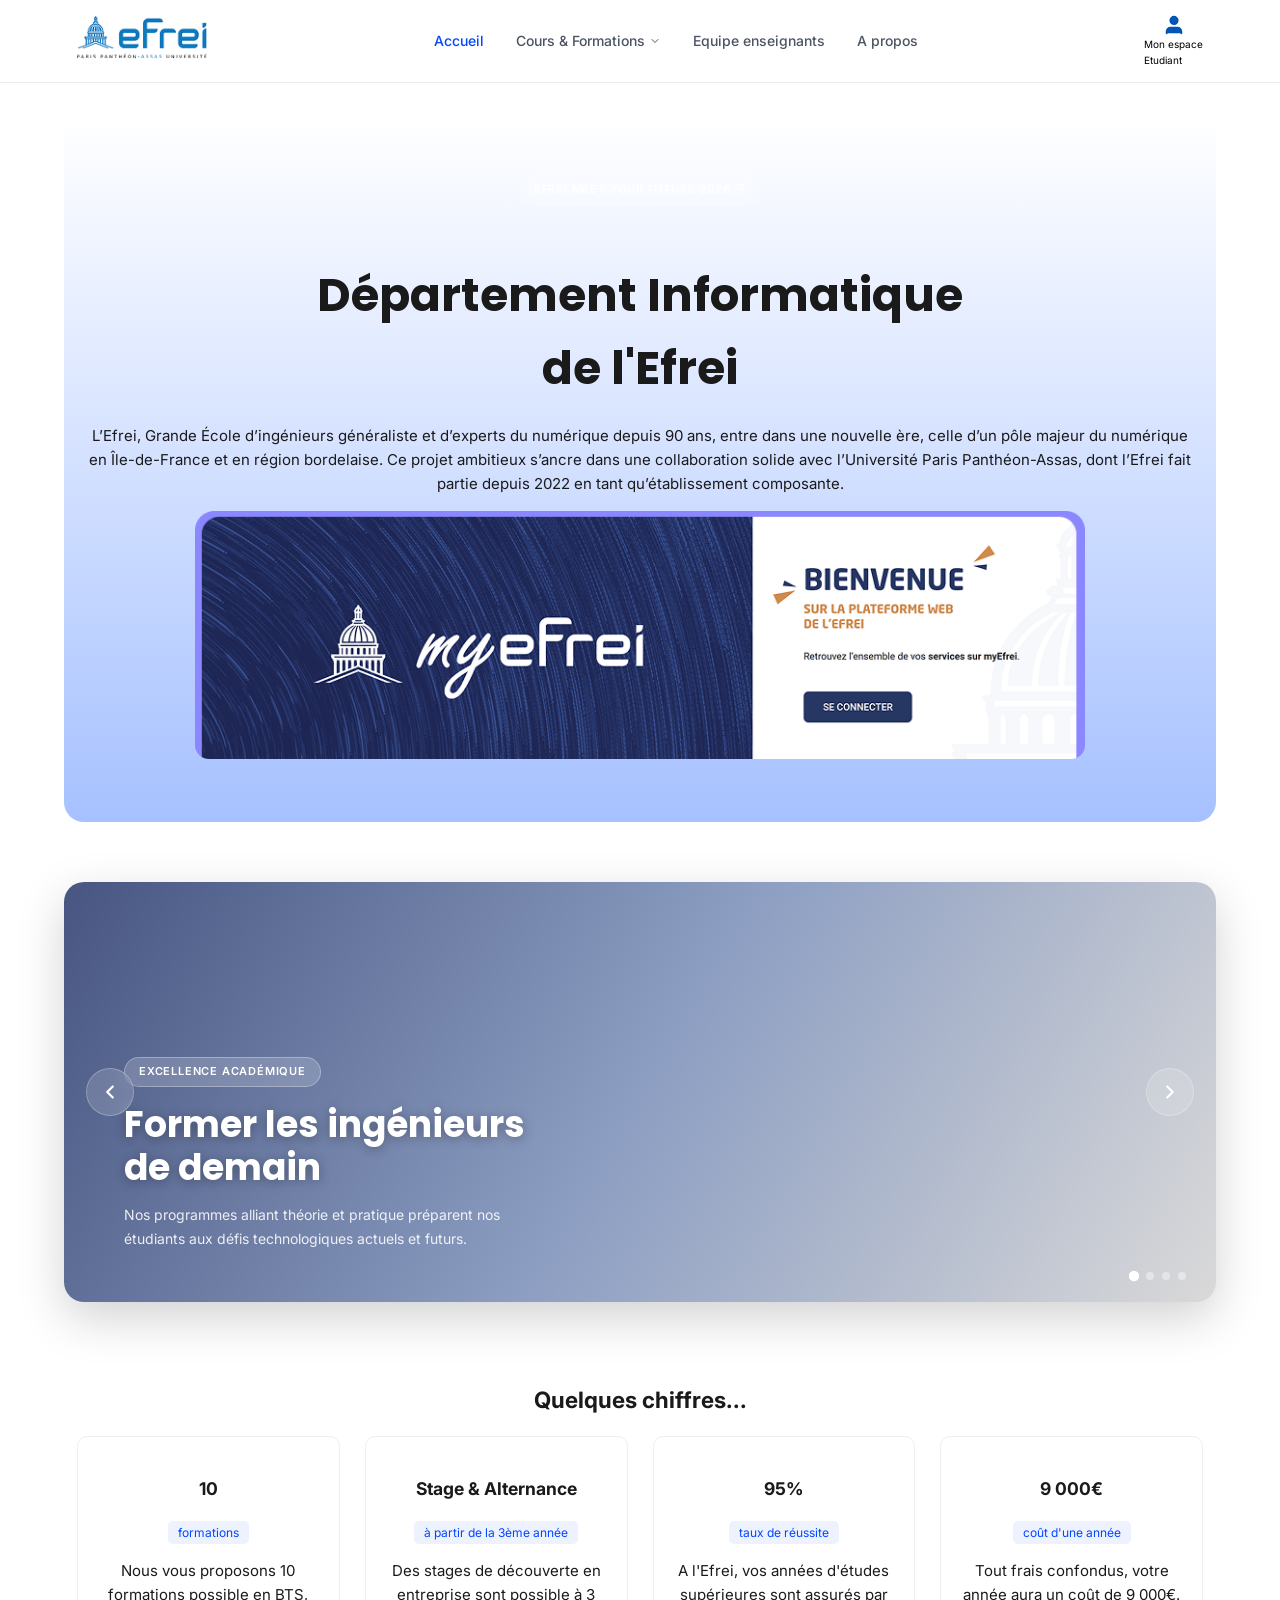
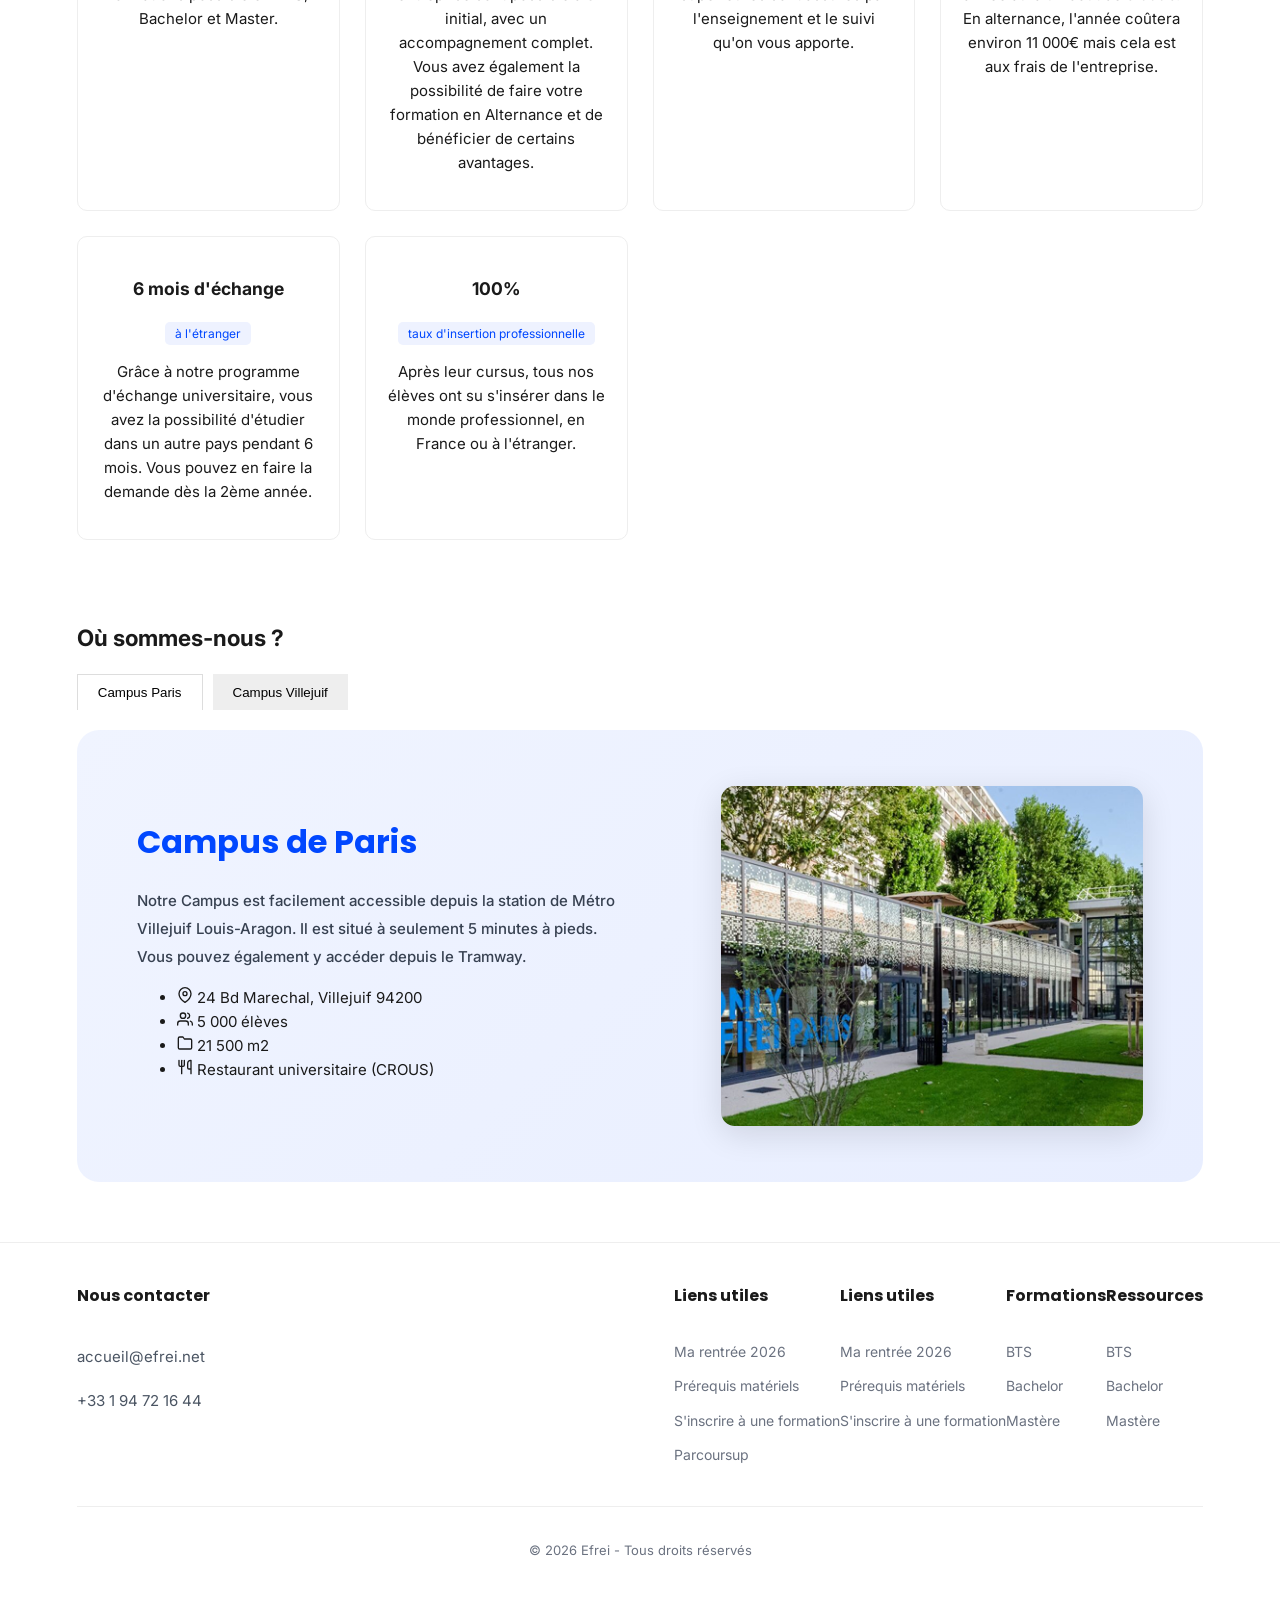
<file: index.html>
<!DOCTYPE html>
<html lang="en">

<head>
    <meta charset="UTF-8">
    <meta name="viewport" content="width=device-width, initial-scale=1.0">
    <title>Efrei | Département Informatique</title>
    <link rel="stylesheet" href="./css/styles.css">
    <link rel="stylesheet" href="./css/carousel.css">
    <link rel="stylesheet" href="./css/about.css">
    <link rel="preconnect" href="https://fonts.googleapis.com">
    <link rel="preconnect" href="https://fonts.gstatic.com" crossorigin>
    <link
        href="https://fonts.googleapis.com/css2?family=Inter:wght@400;500;600;700;800&family=Poppins:wght@400;500;600;700;800&display=swap"
        rel="stylesheet">
</head>

<body>
    <nav>
        <a href="./index.html" class="logo"><img src="./img/logo.png" alt="Logo Efrei"></a>
        <div class="nav-links">
            <a href="./index.html" class="active">Accueil</a>
            <a href="./pages/cours.html" class="flex-link">Cours & Formations <svg width="12" height="12"
                    viewBox="0 0 24 24" fill="none" stroke="currentColor" stroke-width="2" stroke-linecap="round"
                    stroke-linejoin="round">
                    <polyline points="6 9 12 15 18 9"></polyline>
                </svg></a>
            <a href="./pages/team.html">Equipe enseignants</a>
            <a href="./pages/about.html">A propos</a>
        </div>
        <a href="#" class="student-space">
            <svg width="22" height="22" viewBox="0 0 24 24" fill="none" stroke="#0056b3" stroke-width="2"
                stroke-linecap="round" stroke-linejoin="round" style="fill: #0056b3;">
                <path d="M20 21v-2a4 4 0 0 0-4-4H8a4 4 0 0 0-4 4v2"></path>
                <circle cx="12" cy="7" r="4"></circle>
            </svg>
            <span>Mon espace<br>Etudiant</span>
        </a>
        <button class="nav-hamburger" aria-label="Menu" aria-expanded="false">
            <span></span><span></span><span></span>
        </button>
    </nav>

    <section class="hero">
        <div class="hero-content">
            <div class="hero-tag slide-tag">
                EFREI MEET YOUR FUTURE 2026
                <svg width="12" height="12" viewBox="0 0 24 24" fill="none" stroke="currentColor" stroke-width="2"
                    stroke-linecap="round" stroke-linejoin="round">
                    <line x1="7" y1="17" x2="17" y2="7"></line>
                    <polyline points="7 7 17 7 17 17"></polyline>
                </svg>
            </div>
            <h1>Département Informatique<br>de l'Efrei</h1>
            <p>L’Efrei, Grande École d’ingénieurs généraliste et d’experts du numérique depuis 90 ans, entre dans une
                nouvelle ère, celle d’un pôle majeur du numérique en Île-de-France et en région bordelaise. Ce projet
                ambitieux s’ancre dans une collaboration solide avec l’Université Paris Panthéon-Assas, dont l’Efrei
                fait partie depuis 2022 en tant qu’établissement composante.</p>
        </div>
        <img src="./img/main.png" alt="Main illustration" class="hero-image">
    </section>

    <section class="carousel-section">
        <div class="carousel" id="mainCarousel" role="region" aria-label="Carrousel EFREI">
            <div class="carousel-track-wrapper">
                <div class="carousel-track" id="carouselTrack">

                    <div class="carousel-slide active">
                        <div class="slide-bg"
                            style="background-image:url('https://images.unsplash.com/photo-1562774053-701939374585?w=1400&q=80&auto=format&fit=crop')">
                        </div>
                        <div class="slide-overlay"></div>
                        <div class="slide-content">
                            <span class="slide-tag">Excellence académique</span>
                            <h2>Former les ingénieurs<br>de demain</h2>
                            <p>Nos programmes alliant théorie et pratique préparent nos étudiants aux défis
                                technologiques actuels et futurs.</p>
                        </div>
                    </div>

                    <div class="carousel-slide">
                        <div class="slide-bg"
                            style="background-image:url('https://images.unsplash.com/photo-1523240795612-9a054b0db644?w=1400&q=80&auto=format&fit=crop')">
                        </div>
                        <div class="slide-overlay"></div>
                        <div class="slide-content">
                            <span class="slide-tag">Vie étudiante</span>
                            <h2>Un campus vivant<br>et connecté</h2>
                            <p>Clubs, hackathons, associations — la vie à l'EFREI va bien au-delà des salles de cours.
                            </p>
                        </div>
                    </div>

                    <div class="carousel-slide">
                        <div class="slide-bg"
                            style="background-image:url('https://images.unsplash.com/photo-1531482615713-2afd69097998?w=1400&q=80&auto=format&fit=crop')">
                        </div>
                        <div class="slide-overlay"></div>
                        <div class="slide-content">
                            <span class="slide-tag">International</span>
                            <h2>Ouverts sur<br>le monde</h2>
                            <p>Plus de 200 universités partenaires à travers le monde pour des échanges enrichissants
                                dès la 2e année.</p>
                        </div>
                    </div>

                    <div class="carousel-slide">
                        <div class="slide-bg"
                            style="background-image:url('https://images.unsplash.com/photo-1498243691581-b145c3f54a5a?w=1400&q=80&auto=format&fit=crop')">
                        </div>
                        <div class="slide-overlay"></div>
                        <div class="slide-content">
                            <span class="slide-tag">Innovation</span>
                            <h2>Recherche &amp; Innovation<br>au cœur de l'EFREI</h2>
                            <p>Laboratoires de pointe, projets industriels et partenariats avec les plus grandes
                                entreprises françaises.</p>
                        </div>
                    </div>

                </div>
            </div>

            <button class="carousel-btn carousel-prev" id="carouselPrev" aria-label="Slide précédente">
                <svg width="22" height="22" viewBox="0 0 24 24" fill="none" stroke="currentColor" stroke-width="2.5"
                    stroke-linecap="round" stroke-linejoin="round">
                    <polyline points="15 18 9 12 15 6"></polyline>
                </svg>
            </button>
            <button class="carousel-btn carousel-next" id="carouselNext" aria-label="Slide suivante">
                <svg width="22" height="22" viewBox="0 0 24 24" fill="none" stroke="currentColor" stroke-width="2.5"
                    stroke-linecap="round" stroke-linejoin="round">
                    <polyline points="9 18 15 12 9 6"></polyline>
                </svg>
            </button>

            <div class="carousel-dots" id="carouselDots">
                <button class="carousel-dot active" aria-label="Slide 1"></button>
                <button class="carousel-dot" aria-label="Slide 2"></button>
                <button class="carousel-dot" aria-label="Slide 3"></button>
                <button class="carousel-dot" aria-label="Slide 4"></button>
            </div>
        </div>
    </section>

    <section class="info-section">
        <div class="info-content">
            <h2>Quelques chiffres...</h2>
        </div>
        <div class="features-grid">
            <div class="feature-card">
                <div class="stat-header">
                    <h3>10</h3>
                    <span class="card-badge">formations</span>
                </div>
                <p>Nous vous proposons 10 formations possible en BTS,<br> Bachelor et Master.</p>
            </div>
            <div class="feature-card">
                <div class="stat-header">
                    <h3>Stage & Alternance</h3>
                    <span class="card-badge">à partir de la 3ème année</span>
                </div>
                <p>Des stages de découverte en entreprise sont possible à 3 initial, avec un accompagnement complet.
                    Vous avez également la possibilité de faire votre formation en Alternance et de bénéficier de
                    certains avantages.</p>
            </div>
            <div class="feature-card">
                <div class="stat-header">
                    <h3>95%</h3>
                    <span class="card-badge">taux de réussite</span>
                </div>
                <p>A l'Efrei, vos années d'études supérieures sont assurés par l'enseignement et le suivi qu'on vous
                    apporte.</p>
            </div>
            <div class="feature-card">
                <div class="stat-header">
                    <h3>9 000€</h3>
                    <span class="card-badge">coût d'une année</span>
                </div>
                <p>Tout frais confondus, votre année aura un coût de 9 000€.<br>En alternance, l'année coûtera environ
                    11 000€ mais cela est aux frais de l'entreprise.</p>
            </div>
            <div class="feature-card">
                <div class="stat-header">
                    <h3>6 mois d'échange</h3>
                    <span class="card-badge">à l'étranger</span>
                </div>
                <p>Grâce à notre programme d'échange universitaire, vous avez la possibilité d'étudier dans un autre
                    pays pendant 6 mois. Vous pouvez en faire la demande dès la 2ème année.</p>
            </div>
            <div class="feature-card">
                <div class="stat-header">
                    <h3>100%</h3>
                    <span class="card-badge">taux d'insertion professionnelle</span>
                </div>
                <p>Après leur cursus, tous nos élèves ont su s'insérer dans le monde professionnel, en France ou à
                    l'étranger.</p>
            </div>
        </div>
    </section>

    <section class="location-section">
        <h2>Où sommes-nous ?</h2>
        <div class="tabs">
            <button class="tab active" id="tabParis">Campus Paris</button>
            <button class="tab" id="tabVillejuif">Campus Villejuif</button>
        </div>
        <div id="contentParis" class="history-inner" style="margin-top: 20px;">
            <div class="history-content">
                <h2>Campus de Paris</h2>
                <p>Notre Campus est facilement accessible depuis la station de Métro Villejuif Louis-Aragon. Il est
                    situé à seulement 5 minutes à pieds.<br>Vous pouvez également y accéder depuis le Tramway.</p>
                <ul class="features">
                    <li><svg width="16" height="16" viewBox="0 0 24 24" fill="none" stroke="currentColor"
                            stroke-width="2" stroke-linecap="round" stroke-linejoin="round">
                            <path d="M21 10c0 7-9 13-9 13s-9-6-9-13a9 9 0 0 1 18 0z"></path>
                            <circle cx="12" cy="10" r="3"></circle>
                        </svg> 24 Bd Marechal, Villejuif 94200</li>
                    <li><svg width="16" height="16" viewBox="0 0 24 24" fill="none" stroke="currentColor"
                            stroke-width="2" stroke-linecap="round" stroke-linejoin="round">
                            <path d="M17 21v-2a4 4 0 0 0-4-4H5a4 4 0 0 0-4 4v2"></path>
                            <circle cx="9" cy="7" r="4"></circle>
                            <path d="M23 21v-2a4 4 0 0 0-3-3.87"></path>
                            <path d="M16 3.13a4 4 0 0 1 0 7.75"></path>
                        </svg> 5 000 élèves</li>
                    <li><svg width="16" height="16" viewBox="0 0 24 24" fill="none" stroke="currentColor"
                            stroke-width="2" stroke-linecap="round" stroke-linejoin="round">
                            <path d="M22 19a2 2 0 0 1-2 2H4a2 2 0 0 1-2-2V5a2 2 0 0 1 2-2h5l2 3h9a2 2 0 0 1 2 2z">
                            </path>
                        </svg> 21 500 m2</li>
                    <li><svg width="16" height="16" viewBox="0 0 24 24" fill="none" stroke="currentColor"
                            stroke-width="2" stroke-linecap="round" stroke-linejoin="round">
                            <path d="M3 2v7c0 1.1.9 2 2 2h4a2 2 0 0 0 2-2V2"></path>
                            <path d="M7 2v20"></path>
                            <path d="M21 15V2v0a5 5 0 0 0-5 5v6c0 1.1.9 2 2 2h3Zm0 0v7"></path>
                        </svg> Restaurant universitaire (CROUS)</li>
                </ul>
            </div>
            <div class="history-image-wrapper">
                <img src="./img/image3.png" alt="Campus Paris Efrei" class="history-img" style="height: 340px;">
            </div>
        </div>

        <div id="contentVillejuif" class="history-inner" style="margin-top: 20px; display: none;">
            <div class="history-content">
                <h2>Campus de Villejuif</h2>
                <p>Notre deuxième pôle d'enseignement situé au cœur de la ville, offrant des infrastructures modernes.
                    Situé à proximité immédiate des transports en commun.</p>
                <ul class="features">
                    <li>
                        <svg width="18" height="18" viewBox="0 0 24 24" fill="none" stroke="currentColor"
                            stroke-width="2" stroke-linecap="round" stroke-linejoin="round">
                            <path d="M22 11.08V12a10 10 0 1 1-5.93-9.14"></path>
                            <polyline points="22 4 12 14.01 9 11.01"></polyline>
                        </svg> Espace de recherche
                    </li>
                    <li>
                        <svg width="18" height="18" viewBox="0 0 24 24" fill="none" stroke="currentColor"
                            stroke-width="2" stroke-linecap="round" stroke-linejoin="round">
                            <path d="M22 11.08V12a10 10 0 1 1-5.93-9.14"></path>
                            <polyline points="22 4 12 14.01 9 11.01"></polyline>
                        </svg> Laboratoires de pointe
                    </li>
                </ul>
            </div>
            <div class="history-image-wrapper">
                <img src="./img/image3.png" alt="Campus Villejuif Efrei" class="history-img" style="height: 340px;">
            </div>
        </div>
    </section>

    <footer>
        <div class="footer-bg"></div>
        <div class="footer-content">
            <div class="footer-col" style="flex: 1.5; padding-right: 40px;">
                <h4>Nous contacter</h4>
                <p>accueil@efrei.net</p>
                <p>+33 1 94 72 16 44</p>
            </div>
            <div class="footer-col">
                <h4>Liens utiles</h4>
                <a href="#">Ma rentrée 2026</a>
                <a href="#">Prérequis matériels</a>
                <a href="#">S'inscrire à une formation</a>
                <a href="#">Parcoursup</a>
            </div>
            <div class="footer-col">
                <h4>Liens utiles</h4>
                <a href="#">Ma rentrée 2026</a>
                <a href="#">Prérequis matériels</a>
                <a href="#">S'inscrire à une formation</a>
            </div>
            <div class="footer-col">
                <h4>Formations</h4>
                <a href="#">BTS</a>
                <a href="#">Bachelor</a>
                <a href="#">Mastère</a>
            </div>
            <div class="footer-col">
                <h4>Ressources</h4>
                <a href="#">BTS</a>
                <a href="#">Bachelor</a>
                <a href="#">Mastère</a>
            </div>
        </div>
        <div class="footer-bottom">
            <p>© 2026 Efrei - Tous droits réservés</p>
        </div>
    </footer>
    <script src="./js/carousel.js"></script>
    <script src="./js/nav.js"></script>
</body>

</html>
</file>
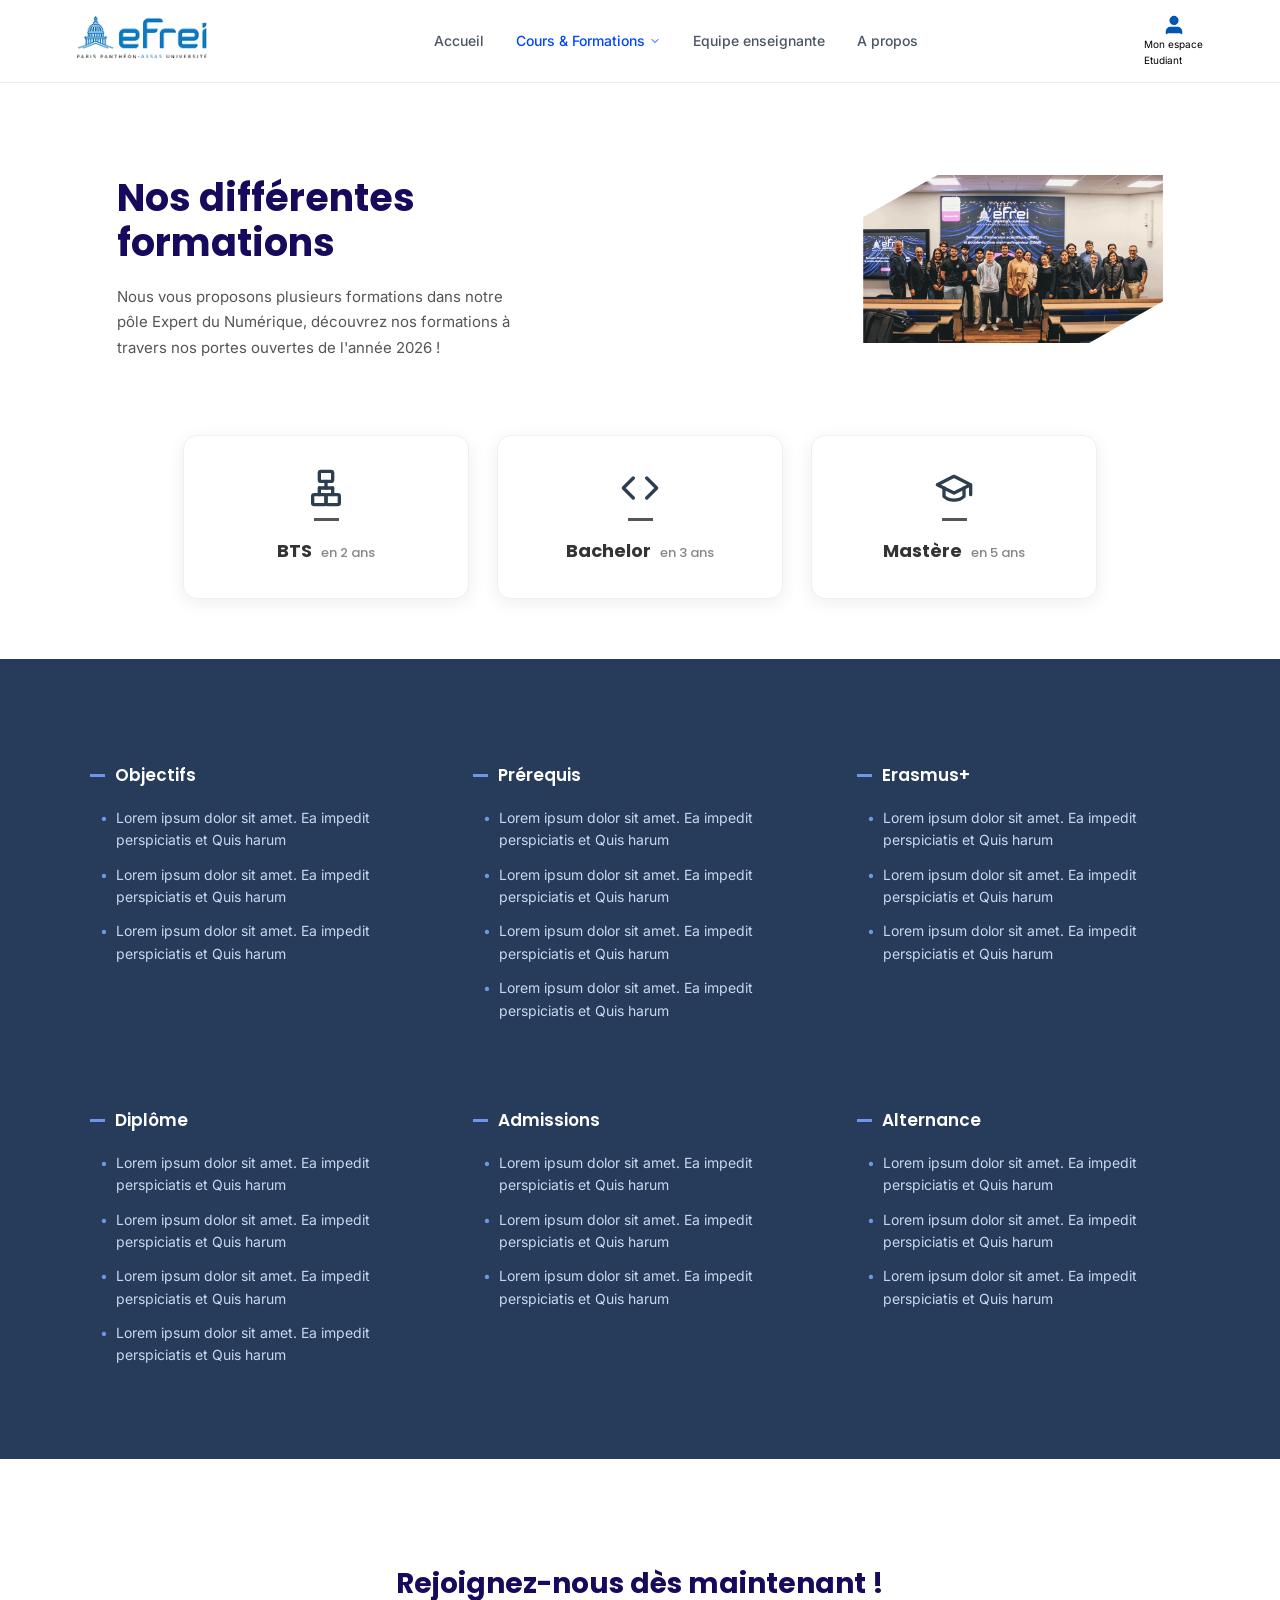
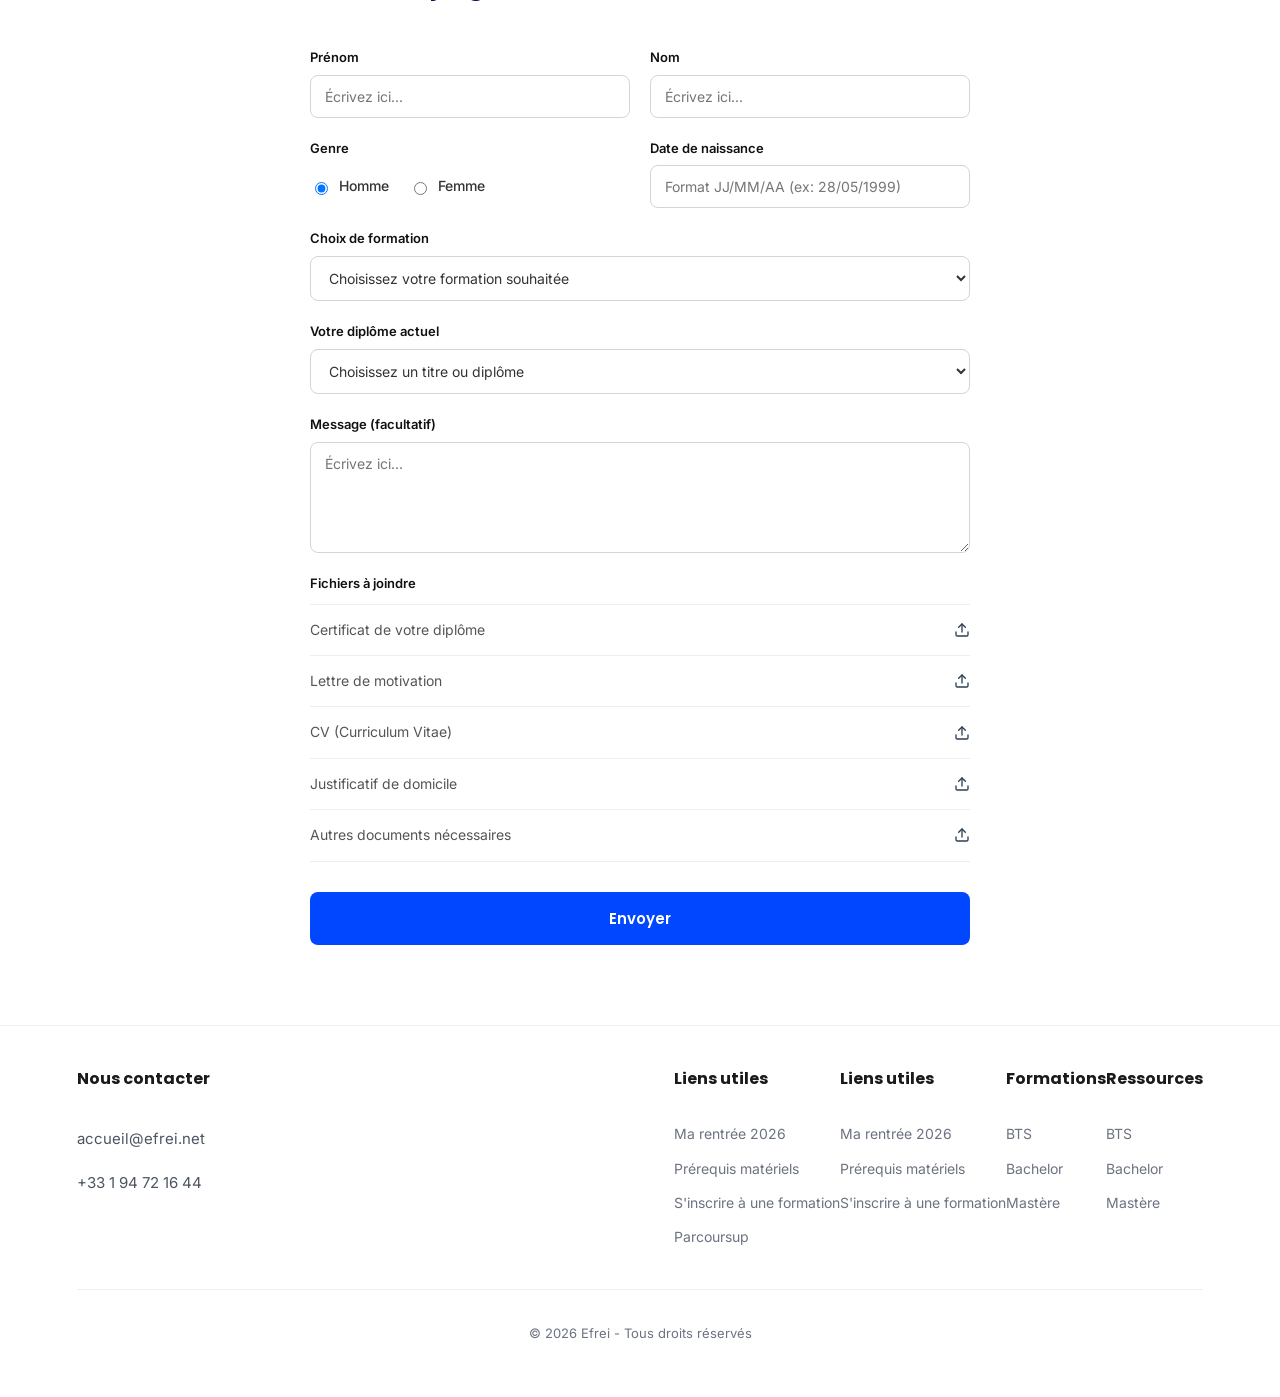
<file: pages/cours.html>
<!DOCTYPE html>
<html lang="fr">

<head>
    <meta charset="UTF-8">
    <meta name="viewport" content="width=device-width, initial-scale=1.0">
    <title>Efrei | Cours & Formations</title>
    <link rel="stylesheet" href="../css/styles.css">
    <link rel="stylesheet" href="../css/cours.css">
    <link rel="preconnect" href="https://fonts.googleapis.com">
    <link rel="preconnect" href="https://fonts.gstatic.com" crossorigin>
    <link
        href="https://fonts.googleapis.com/css2?family=Inter:wght@400;500;600;700;800&family=Poppins:wght@400;500;600;700;800&display=swap"
        rel="stylesheet">
</head>

<body>
    <nav>
        <a href="../index.html" class="logo"><img src="../img/logo.png" alt="Logo Efrei"></a>
        <div class="nav-links">
            <a href="../index.html">Accueil</a>
            <a href="./cours.html" class="flex-link active">Cours & Formations <svg width="12" height="12"
                    viewBox="0 0 24 24" fill="none" stroke="currentColor" stroke-width="2" stroke-linecap="round"
                    stroke-linejoin="round">
                    <polyline points="6 9 12 15 18 9"></polyline>
                </svg></a>
            <a href="./team.html">Equipe enseignante</a>
            <a href="./about.html">A propos</a>
        </div>
        <a href="#" class="student-space">
            <svg width="22" height="22" viewBox="0 0 24 24" fill="none" stroke="#0056b3" stroke-width="2"
                stroke-linecap="round" stroke-linejoin="round" style="fill: #0056b3;">
                <path d="M20 21v-2a4 4 0 0 0-4-4H8a4 4 0 0 0-4 4v2"></path>
                <circle cx="12" cy="7" r="4"></circle>
            </svg>
            <span>Mon espace<br>Etudiant</span>
        </a>
        <button class="nav-hamburger" aria-label="Menu" aria-expanded="false">
            <span></span><span></span><span></span>
        </button>
    </nav>

    <section class="formations-hero">
        <div class="formations-text">
            <h1>Nos différentes<br>formations</h1>
            <p>Nous vous proposons plusieurs formations dans notre pôle Expert du Numérique, découvrez nos formations à
                travers nos portes ouvertes de l'année 2026 !</p>
        </div>
        <div class="formations-image">
            <img src="../img/bg-1.png" alt="Étudiants diplômés">
        </div>
    </section>

    <section class="cards-section">
        <div class="formation-card">
            <div class="card-icon">
                <svg width="40" height="40" viewBox="0 0 24 24" fill="none" stroke="#2c3e50" stroke-width="2"
                    stroke-linecap="round" stroke-linejoin="round">
                    <rect x="8" y="2" width="8" height="6" rx="1" ry="1"></rect>
                    <path d="M12 8v4"></path>
                    <path d="M8 12H16"></path>
                    <path d="M8 12v4"></path>
                    <path d="M16 12v4"></path>
                    <rect x="4" y="16" width="8" height="6" rx="1" ry="1"></rect>
                    <rect x="12" y="16" width="8" height="6" rx="1" ry="1"></rect>
                </svg>
            </div>
            <hr class="card-line">
            <h3>BTS <span>en 2 ans</span></h3>
        </div>
        <div class="formation-card">
            <div class="card-icon">
                <svg width="40" height="40" viewBox="0 0 24 24" fill="none" stroke="#2c3e50" stroke-width="2"
                    stroke-linecap="round" stroke-linejoin="round">
                    <polyline points="16 18 22 12 16 6"></polyline>
                    <polyline points="8 6 2 12 8 18"></polyline>
                </svg>
            </div>
            <hr class="card-line">
            <h3>Bachelor <span>en 3 ans</span></h3>
        </div>
        <div class="formation-card">
            <div class="card-icon">
                <svg width="40" height="40" viewBox="0 0 24 24" fill="none" stroke="#2c3e50" stroke-width="2"
                    stroke-linecap="round" stroke-linejoin="round">
                    <path d="M22 10v6M2 10l10-5 10 5-10 5z"></path>
                    <path d="M6 12v5c3 3 9 3 12 0v-5"></path>
                </svg>
            </div>
            <hr class="card-line">
            <h3>Mastère <span>en 5 ans</span></h3>
        </div>
    </section>

    <section class="info-details-dark">
        <div class="details-grid">
            <div class="detail-item">
                <h4><span class="blue-dash"></span>Objectifs</h4>
                <ul>
                    <li>Lorem ipsum dolor sit amet. Ea impedit perspiciatis et Quis harum</li>
                    <li>Lorem ipsum dolor sit amet. Ea impedit perspiciatis et Quis harum</li>
                    <li>Lorem ipsum dolor sit amet. Ea impedit perspiciatis et Quis harum</li>
                </ul>
            </div>
            <div class="detail-item">
                <h4><span class="blue-dash"></span>Prérequis</h4>
                <ul>
                    <li>Lorem ipsum dolor sit amet. Ea impedit perspiciatis et Quis harum</li>
                    <li>Lorem ipsum dolor sit amet. Ea impedit perspiciatis et Quis harum</li>
                    <li>Lorem ipsum dolor sit amet. Ea impedit perspiciatis et Quis harum</li>
                    <li>Lorem ipsum dolor sit amet. Ea impedit perspiciatis et Quis harum</li>
                </ul>
            </div>
            <div class="detail-item">
                <h4><span class="blue-dash"></span>Erasmus+</h4>
                <ul>
                    <li>Lorem ipsum dolor sit amet. Ea impedit perspiciatis et Quis harum</li>
                    <li>Lorem ipsum dolor sit amet. Ea impedit perspiciatis et Quis harum</li>
                    <li>Lorem ipsum dolor sit amet. Ea impedit perspiciatis et Quis harum</li>
                </ul>
            </div>
            <div class="detail-item">
                <h4><span class="blue-dash"></span>Diplôme</h4>
                <ul>
                    <li>Lorem ipsum dolor sit amet. Ea impedit perspiciatis et Quis harum</li>
                    <li>Lorem ipsum dolor sit amet. Ea impedit perspiciatis et Quis harum</li>
                    <li>Lorem ipsum dolor sit amet. Ea impedit perspiciatis et Quis harum</li>
                    <li>Lorem ipsum dolor sit amet. Ea impedit perspiciatis et Quis harum</li>
                </ul>
            </div>
            <div class="detail-item">
                <h4><span class="blue-dash"></span>Admissions</h4>
                <ul>
                    <li>Lorem ipsum dolor sit amet. Ea impedit perspiciatis et Quis harum</li>
                    <li>Lorem ipsum dolor sit amet. Ea impedit perspiciatis et Quis harum</li>
                    <li>Lorem ipsum dolor sit amet. Ea impedit perspiciatis et Quis harum</li>
                </ul>
            </div>
            <div class="detail-item">
                <h4><span class="blue-dash"></span>Alternance</h4>
                <ul>
                    <li>Lorem ipsum dolor sit amet. Ea impedit perspiciatis et Quis harum</li>
                    <li>Lorem ipsum dolor sit amet. Ea impedit perspiciatis et Quis harum</li>
                    <li>Lorem ipsum dolor sit amet. Ea impedit perspiciatis et Quis harum</li>
                </ul>
            </div>
        </div>
    </section>

    <section class="join-form-section">
        <h2>Rejoignez-nous dès maintenant !</h2>
        <form class="student-form">
            <div class="form-row">
                <div class="input-group">
                    <label>Prénom</label>
                    <input type="text" placeholder="Écrivez ici...">
                </div>
                <div class="input-group">
                    <label>Nom</label>
                    <input type="text" placeholder="Écrivez ici...">
                </div>
            </div>
            <div class="form-row">
                <div class="input-group">
                    <label>Genre</label>
                    <div class="radio-group">
                        <div class="radio-item">
                            <input type="radio" id="homme" name="genre" checked>
                            <label for="homme">Homme</label>
                        </div>
                        <div class="radio-item">
                            <input type="radio" id="femme" name="genre">
                            <label for="femme">Femme</label>
                        </div>
                    </div>
                </div>
                <div class="input-group">
                    <label>Date de naissance</label>
                    <input type="text" placeholder="Format JJ/MM/AA (ex: 28/05/1999)">
                </div>
            </div>
            <div class="input-group full-width">
                <label>Choix de formation</label>
                <select>
                    <option value="" disabled selected>Choisissez votre formation souhaitée</option>
                    <option value="bts">BTS</option>
                    <option value="bachelor">Bachelor</option>
                    <option value="master">Mastère</option>
                </select>
            </div>
            <div class="input-group full-width">
                <label>Votre diplôme actuel</label>
                <select>
                    <option value="" disabled selected>Choisissez un titre ou diplôme</option>
                    <option value="bac">Baccalauréat</option>
                    <option value="bac2">Bac +2</option>
                    <option value="bac3">Bac +3</option>
                </select>
            </div>
            <div class="input-group full-width">
                <label>Message (facultatif)</label>
                <textarea placeholder="Écrivez ici..." rows="5"></textarea>
            </div>
            <div class="upload-section">
                <label class="upload-title">Fichiers à joindre</label>
                <div class="upload-item">
                    <span>Certificat de votre diplôme</span>
                    <svg width="16" height="16" viewBox="0 0 24 24" fill="none" stroke="#2c3e50" stroke-width="2"
                        stroke-linecap="round" stroke-linejoin="round">
                        <path d="M21 15v4a2 2 0 0 1-2 2H5a2 2 0 0 1-2-2v-4"></path>
                        <polyline points="17 8 12 3 7 8"></polyline>
                        <line x1="12" y1="3" x2="12" y2="15"></line>
                    </svg>
                </div>
                <div class="upload-item">
                    <span>Lettre de motivation</span>
                    <svg width="16" height="16" viewBox="0 0 24 24" fill="none" stroke="#2c3e50" stroke-width="2"
                        stroke-linecap="round" stroke-linejoin="round">
                        <path d="M21 15v4a2 2 0 0 1-2 2H5a2 2 0 0 1-2-2v-4"></path>
                        <polyline points="17 8 12 3 7 8"></polyline>
                        <line x1="12" y1="3" x2="12" y2="15"></line>
                    </svg>
                </div>
                <div class="upload-item">
                    <span>CV (Curriculum Vitae)</span>
                    <svg width="16" height="16" viewBox="0 0 24 24" fill="none" stroke="#2c3e50" stroke-width="2"
                        stroke-linecap="round" stroke-linejoin="round">
                        <path d="M21 15v4a2 2 0 0 1-2 2H5a2 2 0 0 1-2-2v-4"></path>
                        <polyline points="17 8 12 3 7 8"></polyline>
                        <line x1="12" y1="3" x2="12" y2="15"></line>
                    </svg>
                </div>
                <div class="upload-item">
                    <span>Justificatif de domicile</span>
                    <svg width="16" height="16" viewBox="0 0 24 24" fill="none" stroke="#2c3e50" stroke-width="2"
                        stroke-linecap="round" stroke-linejoin="round">
                        <path d="M21 15v4a2 2 0 0 1-2 2H5a2 2 0 0 1-2-2v-4"></path>
                        <polyline points="17 8 12 3 7 8"></polyline>
                        <line x1="12" y1="3" x2="12" y2="15"></line>
                    </svg>
                </div>
                <div class="upload-item">
                    <span>Autres documents nécessaires</span>
                    <svg width="16" height="16" viewBox="0 0 24 24" fill="none" stroke="#2c3e50" stroke-width="2"
                        stroke-linecap="round" stroke-linejoin="round">
                        <path d="M21 15v4a2 2 0 0 1-2 2H5a2 2 0 0 1-2-2v-4"></path>
                        <polyline points="17 8 12 3 7 8"></polyline>
                        <line x1="12" y1="3" x2="12" y2="15"></line>
                    </svg>
                </div>
            </div>
            <button type="button" class="submit-btn" onclick="return false;">Envoyer</button>
        </form>
    </section>

    <footer>
        <div class="footer-bg"></div>
        <div class="footer-content">
            <div class="footer-col" style="flex: 1.5; padding-right: 40px;">
                <h4>Nous contacter</h4>
                <p>accueil@efrei.net</p>
                <p>+33 1 94 72 16 44</p>
            </div>
            <div class="footer-col">
                <h4>Liens utiles</h4>
                <a href="#">Ma rentrée 2026</a>
                <a href="#">Prérequis matériels</a>
                <a href="#">S'inscrire à une formation</a>
                <a href="#">Parcoursup</a>
            </div>
            <div class="footer-col">
                <h4>Liens utiles</h4>
                <a href="#">Ma rentrée 2026</a>
                <a href="#">Prérequis matériels</a>
                <a href="#">S'inscrire à une formation</a>
            </div>
            <div class="footer-col">
                <h4>Formations</h4>
                <a href="#">BTS</a>
                <a href="#">Bachelor</a>
                <a href="#">Mastère</a>
            </div>
            <div class="footer-col">
                <h4>Ressources</h4>
                <a href="#">BTS</a>
                <a href="#">Bachelor</a>
                <a href="#">Mastère</a>
            </div>
        </div>
        <div class="footer-bottom">
            <p>© 2026 Efrei - Tous droits réservés</p>
        </div>
    </footer>
    <script src="../js/nav.js"></script>
</body>

</html>
</file>
<file: css/styles.css>
body {
    font-family: 'Inter', sans-serif;
    margin: 0;
    padding: 0;
    overflow-x: hidden;
    color: #1a1a1a;
    font-size: 15px;
    line-height: 1.6;
}

nav {
    display: flex;
    align-items: center;
    justify-content: space-between;
    padding: 14px 6%;
    border-bottom: 1px solid #EBEBEB;
    background: white;
    position: sticky;
    top: 0;
    z-index: 1000;
}

.logo img {
    max-width: 130px;
    height: auto;
}

.nav-links {
    display: flex;
    gap: 32px;
    align-items: center;
}

.nav-links a {
    text-decoration: none;
    color: #4B5563;
    font-size: 14px;
    font-weight: 500;
}

.nav-links a.active {
    color: #0047FF;
}

.nav-links a:hover {
    color: #0047FF;
}

.flex-link {
    display: flex;
    align-items: center;
    gap: 4px;
}

.student-space {
    display: flex;
    flex-direction: column;
    align-items: center;
    text-decoration: none;
    color: #000;
    font-size: 10px;
}

.nav-hamburger {
    display: none;
    flex-direction: column;
    gap: 5px;
    cursor: pointer;
}

.nav-hamburger span {
    width: 24px;
    height: 2px;
    background: #111;
}

section.hero {
    margin: 36px 5% 0;
    padding: 56px 20px;
    background: linear-gradient(to top, #A6C1FF 0%, rgba(255, 255, 255, 0) 100%);
    border-radius: 20px;
    text-align: center;
}

.hero-content h1 {
    font-family: 'Poppins', sans-serif;
    font-size: 46px;
    margin-bottom: 18px;
}

.hero-image {
    width: 80%;
    max-width: 900px;
    border-radius: 14px;
}

.carousel-section {
    margin: 60px 5% 0;
}

.carousel {
    position: relative;
    width: 100%;
    border-radius: 20px;
    overflow: hidden;
    height: 420px;
}

.carousel-track-wrapper {
    width: 100%;
    height: 100%;
    overflow: hidden;
}

.carousel-track {
    display: flex;
    height: 100%;
    width: 100%;
    position: relative;
}

.carousel-slide {
    position: absolute;
    inset: 0;
    opacity: 0;
    transition: opacity 0.7s ease;
}

.carousel-slide.active {
    opacity: 1;
}

.slide-bg {
    position: absolute;
    inset: 0;
    background-size: cover;
    background-position: center;
}

.slide-overlay {
    position: absolute;
    inset: 0;
    background: linear-gradient(120deg, rgba(0, 20, 80, 0.7) 0%, rgba(0, 0, 0, 0.2) 100%);
}

.slide-content {
    position: absolute;
    bottom: 52px;
    left: 60px;
    max-width: 540px;
    color: #fff;
    z-index: 2;
}

.slide-tag {
    background: rgba(255, 255, 255, 0.2);
    padding: 5px 14px;
    border-radius: 20px;
    display: inline-block;
    margin-bottom: 10px;
    font-size: 11px;
}

.slide-content h2 {
    font-size: 36px;
    margin-bottom: 14px;
}

.carousel-btn {
    position: absolute;
    top: 50%;
    transform: translateY(-50%);
    background: rgba(255, 255, 255, 0.2);
    color: #fff;
    width: 48px;
    height: 48px;
    border-radius: 50%;
    border: none;
    cursor: pointer;
    z-index: 10;
}

.carousel-prev {
    left: 20px;
}

.carousel-next {
    right: 20px;
}

.carousel-dots {
    position: absolute;
    bottom: 20px;
    right: 30px;
    display: flex;
    gap: 8px;
}

.carousel-dot {
    width: 10px;
    height: 10px;
    border-radius: 50%;
    background: rgba(255, 255, 255, 0.5);
    border: none;
    cursor: pointer;
}

.carousel-dot.active {
    background: white;
}

.info-section {
    margin: 80px 6%;
    text-align: center;
}

.stats-grid {
    display: grid;
    grid-template-columns: 1fr 1fr;
    gap: 20px;
}

.stat-card {
    border: 1px solid #EBEBEB;
    padding: 20px;
    border-radius: 12px;
    text-align: left;
}

.location-section {
    margin: 60px 6%;
}

.tabs {
    display: flex;
    gap: 10px;
}

.tab {
    padding: 10px 20px;
    border: none;
    cursor: pointer;
    background: #eee;
}

.tab.active {
    background: #fff;
    border: 1px solid #ddd;
    border-bottom: none;
}

.location-card {
    display: flex;
    background: #f0f4ff;
    padding: 20px;
    border-radius: 0 10px 10px 10px;
}

.page-header {
    padding: 80px 6%;
    background: #0047FF;
    color: white;
    text-align: center;
}

.feature-section {
    padding: 60px 6%;
}

.features-grid {
    display: grid;
    grid-template-columns: repeat(auto-fit, minmax(250px, 1fr));
    gap: 25px;
}

.feature-card {
    border: 1px solid #eee;
    padding: 20px;
    border-radius: 10px;
}

.card-badge {
    background: #eef2ff;
    color: #0047FF;
    padding: 4px 10px;
    border-radius: 5px;
    font-size: 12px;
}

.contact-form {
    padding: 60px 6%;
    background: #f9f9f9;
}

.form-box {
    max-width: 600px;
    margin: 0 auto;
    background: white;
    padding: 30px;
    border-radius: 10px;
    box-shadow: 0 4px 10px rgba(0, 0, 0, 0.05);
}

.form-group {
    margin-bottom: 15px;
}

.form-group label {
    display: block;
    margin-bottom: 5px;
}

.form-group input,
.form-group select {
    width: 100%;
    padding: 10px;
    border: 1px solid #ddd;
}

.submit-btn {
    background: #0047FF;
    color: white;
    padding: 12px 25px;
    border: none;
    cursor: pointer;
    border-radius: 5px;
}

.team-section {
    padding: 60px 6%;
}

.member-card {
    display: flex;
    gap: 30px;
    margin-bottom: 40px;
    align-items: center;
}

.member-card.right {
    flex-direction: row-reverse;
}

.member-photo img {
    width: 180px;
    height: 180px;
    border-radius: 50%;
    object-fit: cover;
}

footer {
    padding: 40px 6%;
    background: #fff;
    border-top: 1px solid #eee;
}

.footer-content {
    display: flex;
    justify-content: space-between;
    flex-wrap: wrap;
}

@media (max-width: 768px) {

    .nav-links,
    .student-space {
        display: none;
    }

    .nav-hamburger {
        display: flex;
    }

    .stats-grid {
        grid-template-columns: 1fr;
    }

    .member-card {
        flex-direction: column;
        text-align: center;
    }
}

.footer-col {
    display: flex;
    flex-direction: column;
    gap: 12px;
}

.footer-col h4 {
    margin-top: 0;
    margin-bottom: 20px;
    font-size: 16px;
    color: #1a1a1a;
    font-family: 'Poppins', sans-serif;
    font-weight: 700;
}

.footer-col p {
    margin: 4px 0;
    color: #4B5563;
}

.footer-col a {
    text-decoration: none;
    color: #6B7280;
    font-size: 14px;
    transition: color 0.2s ease;
}

.footer-col a:hover {
    color: #0047FF;
}

.footer-bottom {
    margin-top: 40px;
    padding-top: 20px;
    border-top: 1px solid #eee;
    text-align: center;
    font-size: 13px;
    color: #6B7280;
}

.footer-bottom a {
    text-decoration: none;
    color: inherit;
}
</file>
<file: css/carousel.css>
.carousel-section {
    margin: 60px 5% 0;
}

.carousel {
    position: relative;
    width: 100%;
    border-radius: 20px;
    overflow: hidden;
    height: 420px;
    box-shadow: 0 16px 48px rgba(0, 0, 0, 0.18);
}

.carousel-track-wrapper {
    width: 100%;
    height: 100%;
    overflow: hidden;
}

.carousel-track {
    display: flex;
    height: 100%;
    width: 100%;
    position: relative;
}

.carousel-slide {
    position: absolute;
    inset: 0;
    opacity: 0;
    transition: opacity 0.7s ease;
    pointer-events: none;
}

.carousel-slide.active {
    opacity: 1;
    pointer-events: auto;
}

.slide-bg {
    position: absolute;
    inset: 0;
    background-size: cover;
    background-position: center;
    transform: scale(1.04);
    transition: transform 6s ease;
}

.carousel-slide.active .slide-bg {
    transform: scale(1);
}

.slide-overlay {
    position: absolute;
    inset: 0;
    background: linear-gradient(120deg,
            rgba(0, 20, 80, 0.72) 0%,
            rgba(0, 40, 120, 0.45) 50%,
            rgba(0, 0, 0, 0.15) 100%);
}

.slide-content {
    position: absolute;
    bottom: 52px;
    left: 60px;
    max-width: 540px;
    color: #fff;
    z-index: 2;
}

.slide-tag {
    display: inline-block;
    background: rgba(255, 255, 255, 0.18);
    backdrop-filter: blur(8px);
    border: 1px solid rgba(255, 255, 255, 0.3);
    color: #fff;
    font-size: 11px;
    font-weight: 600;
    letter-spacing: 0.8px;
    text-transform: uppercase;
    padding: 5px 14px;
    border-radius: 20px;
    margin-bottom: 16px;
}

.slide-content h2 {
    font-family: 'Poppins', sans-serif;
    font-size: 36px;
    font-weight: 700;
    line-height: 1.2;
    margin: 0 0 14px 0;
    text-shadow: 0 2px 12px rgba(0, 0, 0, 0.3);
}

.slide-content p {
    font-size: 14px;
    line-height: 1.65;
    color: rgba(255, 255, 255, 0.88);
    margin: 0;
    max-width: 440px;
    font-weight: 400;
}

.carousel-btn {
    position: absolute;
    top: 50%;
    transform: translateY(-50%);
    background: rgba(255, 255, 255, 0.15);
    backdrop-filter: blur(10px);
    border: 1px solid rgba(255, 255, 255, 0.25);
    color: #fff;
    width: 48px;
    height: 48px;
    border-radius: 50%;
    cursor: pointer;
    display: flex;
    align-items: center;
    justify-content: center;
    z-index: 10;
    transition: background 0.25s ease, transform 0.25s ease;
}

.carousel-btn:hover {
    background: rgba(255, 255, 255, 0.3);
    transform: translateY(-50%) scale(1.08);
}

.carousel-prev {
    left: 22px;
}

.carousel-next {
    right: 22px;
}

.carousel-dots {
    position: absolute;
    bottom: 22px;
    right: 30px;
    display: flex;
    gap: 8px;
    z-index: 10;
}

.carousel-dot {
    width: 8px;
    height: 8px;
    border-radius: 50%;
    background: rgba(255, 255, 255, 0.4);
    border: none;
    cursor: pointer;
    padding: 0;
    transition: background 0.3s ease, transform 0.3s ease;
}

.carousel-dot.active {
    background: #fff;
    transform: scale(1.3);
}

@media (max-width: 900px) {
    .carousel-section {
        margin: 40px 4% 0;
    }

    .carousel {
        height: 340px;
        border-radius: 14px;
    }

    .slide-content {
        left: 30px;
        bottom: 36px;
        max-width: 85%;
    }

    .slide-content h2 {
        font-size: 26px;
    }

    .slide-content p {
        font-size: 13px;
    }
}

@media (max-width: 640px) {
    .carousel-section {
        margin: 24px 0 0;
        border-radius: 0;
    }

    .carousel {
        height: 260px;
        border-radius: 0;
        box-shadow: none;
    }

    .slide-content {
        left: 20px;
        bottom: 26px;
        max-width: 88%;
    }

    .slide-content h2 {
        font-size: 20px;
    }

    .slide-content p {
        display: none;
    }

    .slide-tag {
        font-size: 10px;
        margin-bottom: 10px;
    }

    .carousel-btn {
        width: 38px;
        height: 38px;
    }

    .carousel-prev {
        left: 12px;
    }

    .carousel-next {
        right: 12px;
    }
}
</file>
<file: css/about.css>
.page-wrapper {
    width: 100%;
    padding: 0 6%;
    box-sizing: border-box;
}

.about-hero {
    padding: 70px 0 50px;
}

.about-hero-inner {
    display: flex;
    align-items: center;
    gap: 70px;
}

.about-image-wrapper {
    flex: 0 0 46%;
    border-radius: 18px;
    overflow: hidden;
    box-shadow: 0 10px 40px rgba(0, 0, 0, 0.13);
}

.about-campus-img {
    width: 100%;
    height: 340px;
    object-fit: cover;
    display: block;
}

.about-hero-content {
    flex: 1;
    min-width: 0;
}

.about-hero-content h1 {
    font-family: 'Poppins', sans-serif;
    font-size: 46px;
    font-weight: 700;
    color: #1a1a2e;
    margin: 0 0 30px 0;
    line-height: 1.1;
}

.about-stats-list {
    list-style: none;
    padding: 0;
    margin: 0;
    display: flex;
    flex-direction: column;
    gap: 16px;
}

.about-stats-list li {
    font-size: 15px;
    color: #374151;
    font-weight: 500;
    padding-left: 20px;
    position: relative;
    line-height: 1.5;
}

.about-stats-list li::before {
    content: '•';
    color: #0047FF;
    font-size: 18px;
    position: absolute;
    left: 0;
    top: -2px;
    font-weight: 700;
}

.alumni-section {
    padding: 10px 0 70px;
}

.alumni-card {
    display: flex;
    align-items: center;
    gap: 36px;
    max-width: 640px;
}

.alumni-photo-wrapper {
    flex-shrink: 0;
    width: 120px;
    height: 120px;
    border-radius: 50%;
    overflow: hidden;
    box-shadow: 0 4px 18px rgba(0, 0, 0, 0.13);
    border: 3px solid #e5e7eb;
}

.alumni-photo {
    width: 100%;
    height: 100%;
    object-fit: cover;
    display: block;
}

.alumni-info {
    flex: 1;
}

.alumni-info h3 {
    font-family: 'Poppins', sans-serif;
    font-size: 18px;
    font-weight: 700;
    color: #111;
    margin: 0 0 2px 0;
}

.alumni-title {
    font-size: 13px;
    color: #4B5563;
    font-weight: 500;
    margin: 0 0 8px 0;
}

.alumni-badge {
    display: inline-block;
    background: #EEF2FF;
    color: #3B52C4;
    font-size: 11px;
    font-weight: 600;
    padding: 3px 12px;
    border-radius: 20px;
    margin-bottom: 14px;
}

.alumni-quote {
    background: #F3F6FF;
    border-left: 3px solid #0047FF;
    border-radius: 0 8px 8px 0;
    padding: 13px 16px;
    margin: 0;
    font-size: 14px;
    color: #374151;
    font-style: italic;
    line-height: 1.7;
}

.quote-icon {
    display: block;
    margin-bottom: 6px;
    opacity: 0.65;
}

.history-section {
    padding: 20px 0 80px;
}

.history-inner {
    display: flex;
    align-items: center;
    gap: 70px;
    background: linear-gradient(135deg, #f0f4ff 0%, #e8eeff 100%);
    border-radius: 22px;
    padding: 56px 60px;
}

.history-image-wrapper {
    flex: 0 0 42%;
    border-radius: 14px;
    overflow: hidden;
    box-shadow: 0 8px 32px rgba(0, 0, 0, 0.12);
}

.history-img {
    width: 100%;
    height: 270px;
    object-fit: cover;
    display: block;
}

.history-content {
    flex: 1;
    min-width: 0;
}

.history-content h2 {
    font-family: 'Poppins', sans-serif;
    font-size: 32px;
    font-weight: 700;
    color: #0047FF;
    margin: 0 0 20px 0;
}

.history-content p {
    font-size: 15px;
    color: #374151;
    line-height: 1.85;
    margin: 0;
    font-weight: 500;
}

.faq-section {
    padding: 0 0 90px;
    display: flex;
    flex-direction: column;
    align-items: center;
}

.faq-section.page-wrapper {
    align-items: center;
}

.faq-section h2 {
    font-family: 'Poppins', sans-serif;
    font-size: 34px;
    font-weight: 700;
    color: #111;
    margin: 0 0 44px 0;
    text-align: center;
}

.faq-list {
    width: 100%;
    max-width: 760px;
    display: flex;
    flex-direction: column;
    border-top: 1px solid #E5E7EB;
}

.faq-item {
    border-bottom: 1px solid #E5E7EB;
}

.faq-question {
    width: 100%;
    display: flex;
    justify-content: space-between;
    align-items: center;
    background: none;
    border: none;
    padding: 22px 4px;
    text-align: left;
    font-family: 'Inter', sans-serif;
    font-size: 13.5px;
    font-weight: 500;
    color: #111;
    cursor: pointer;
    transition: color 0.2s ease;
    gap: 14px;
}

.faq-question:hover {
    color: #0047FF;
}

.faq-arrow {
    flex-shrink: 0;
    transition: transform 0.3s ease;
    color: #9CA3AF;
}

.faq-question[aria-expanded="true"] .faq-arrow {
    transform: rotate(180deg);
}

.faq-question[aria-expanded="true"] {
    color: #0047FF;
}

.faq-answer {
    max-height: 0;
    overflow: hidden;
    transition: max-height 0.38s ease, padding 0.3s ease;
    padding: 0 4px;
}

.faq-answer.open {
    max-height: 220px;
    padding-bottom: 18px;
}

.faq-answer p {
    margin: 0;
    font-size: 14px;
    color: #6B7280;
    line-height: 1.75;
}

@media (max-width: 960px) {
    .about-hero-inner {
        flex-direction: column;
        gap: 36px;
    }

    .about-image-wrapper {
        flex: none;
        width: 100%;
    }

    .history-inner {
        flex-direction: column;
        padding: 36px;
        gap: 36px;
    }

    .history-image-wrapper {
        flex: none;
        width: 100%;
    }

    .alumni-card {
        max-width: 100%;
    }
}

@media (max-width: 640px) {
    .about-hero {
        padding: 40px 0 30px;
    }

    .page-wrapper {
        padding: 0 5%;
    }

    .about-hero-content h1 {
        font-size: 28px;
    }

    .about-stats-list li {
        font-size: 14px;
    }

    .about-campus-img {
        height: 220px;
    }

    .alumni-section {
        padding: 10px 0 44px;
    }

    .alumni-card {
        flex-direction: column;
        align-items: flex-start;
        gap: 20px;
    }

    .alumni-photo-wrapper {
        width: 90px;
        height: 90px;
    }

    .alumni-info h3 {
        font-size: 16px;
    }

    .history-inner {
        padding: 24px;
        gap: 24px;
    }

    .history-content h2 {
        font-size: 24px;
    }

    .history-img {
        height: 200px;
    }

    .faq-section h2 {
        font-size: 26px;
    }

    .faq-question {
        font-size: 13px;
        padding: 18px 4px;
    }
}
</file>
<file: css/cours.css>
.formations-hero {
    display: flex;
    justify-content: space-between;
    align-items: center;
    padding: 60px 6%;
    background-color: #FFFFFF;
    max-width: 1200px;
    margin: 0 auto;
    box-sizing: border-box;
    width: 100%;
}

.formations-text {
    flex: 1;
    padding-right: 50px;
}

.formations-text h1 {
    font-family: 'Poppins', sans-serif;
    color: #170A5C;
    font-size: 38px;
    font-weight: 700;
    line-height: 1.2;
    margin-bottom: 18px;
}

.formations-text p {
    color: #555;
    font-size: 15px;
    line-height: 1.7;
    max-width: 420px;
}

.formations-image {
    flex: 1;
    display: flex;
    justify-content: flex-end;
}

.formations-image img {
    width: 300px;
    height: auto;
    clip-path: polygon(25% 0%, 100% 0%, 100% 75%, 75% 100%, 0% 100%, 0% 25%);
}

.cards-section {
    display: flex;
    justify-content: center;
    gap: 28px;
    padding: 0 6% 60px;
    background-color: #FFFFFF;
    max-width: 1200px;
    margin: 0 auto;
    box-sizing: border-box;
    width: 100%;
}

.formation-card {
    background-color: #FFFFFF;
    border-radius: 14px;
    box-shadow: 0 4px 18px rgba(0, 0, 0, 0.07);
    padding: 32px 22px;
    width: 240px;
    flex-shrink: 0;
    text-align: center;
    border: 1px solid #F0F0F0;
    transition: transform 0.2s ease, box-shadow 0.2s ease;
}

.formation-card:hover {
    transform: translateY(-4px);
    box-shadow: 0 8px 28px rgba(0, 0, 0, 0.1);
}

.card-icon {
    display: flex;
    justify-content: center;
    margin-bottom: 10px;
}

.card-line {
    width: 25px;
    height: 3px;
    background-color: #555;
    border: none;
    margin: 10px auto 16px;
}

.formation-card h3 {
    font-family: 'Poppins', sans-serif;
    font-size: 18px;
    color: #333;
    margin: 0;
    font-weight: 700;
}

.formation-card h3 span {
    font-size: 13px;
    font-weight: 500;
    color: #888;
    margin-left: 5px;
}

.info-details-dark {
    background-color: #263C5A;
    padding: 80px 6%;
    color: #FFFFFF;
}

.details-grid {
    display: grid;
    grid-template-columns: repeat(3, 1fr);
    gap: 50px;
    max-width: 1100px;
    margin: 0 auto;
}

.detail-item h4 {
    font-family: 'Poppins', sans-serif;
    font-size: 17px;
    margin-bottom: 18px;
    display: flex;
    align-items: center;
    font-weight: 600;
}

.blue-dash {
    display: inline-block;
    width: 15px;
    height: 3px;
    background-color: #6C95EB;
    margin-right: 10px;
    flex-shrink: 0;
}

.detail-item ul {
    list-style: none;
    padding-left: 10px;
    margin: 0;
}

.detail-item ul li {
    font-size: 14px;
    margin-bottom: 12px;
    line-height: 1.6;
    color: #C8D8F0;
    position: relative;
    padding-left: 16px;
}

.detail-item ul li::before {
    content: "•";
    position: absolute;
    left: 0;
    color: #6C95EB;
}

.success-msg {
    width: 100%;
    max-width: 660px;
    background-color: #EDFAF1;
    border: 1px solid #34C759;
    border-left: 5px solid #34C759;
    border-radius: 8px;
    padding: 18px 22px;
    margin-bottom: 28px;
    color: #1a7a3a;
    font-size: 15px;
    font-weight: 500;
    line-height: 1.6;
}

.success-msg p {
    margin: 0;
}

.error-msg {
    width: 100%;
    max-width: 660px;
    background-color: #FFF0F0;
    border: 1px solid #FF3B30;
    border-left: 5px solid #FF3B30;
    border-radius: 8px;
    padding: 18px 22px;
    margin-bottom: 28px;
    color: #b00020;
    font-size: 14px;
    line-height: 1.7;
}

.error-msg p {
    margin: 0 0 5px 0;
}

.error-msg p:last-child {
    margin-bottom: 0;
}

.join-form-section {
    padding: 80px 6%;
    display: flex;
    flex-direction: column;
    align-items: center;
    background-color: #FFFFFF;
}

.join-form-section h2 {
    font-family: 'Poppins', sans-serif;
    font-size: 28px;
    color: #170A5C;
    margin-bottom: 40px;
    font-weight: 700;
}

.student-form {
    width: 100%;
    max-width: 660px;
}

.form-row {
    display: flex;
    gap: 20px;
    margin-bottom: 20px;
}

.input-group {
    flex: 1;
    display: flex;
    flex-direction: column;
}

.input-group.full-width {
    margin-bottom: 20px;
}

.input-group label,
.upload-title {
    font-size: 13px;
    font-weight: 600;
    color: #111;
    margin-bottom: 7px;
}

.input-group input[type="text"],
.input-group input[type="email"],
.input-group select,
.input-group textarea {
    padding: 12px 14px;
    border: 1px solid #D1D5DB;
    border-radius: 8px;
    font-family: 'Inter', sans-serif;
    font-size: 14px;
    color: #333;
    background-color: #FFFFFF;
    transition: border-color 0.2s;
    outline: none;
}

.input-group input:focus,
.input-group select:focus,
.input-group textarea:focus {
    border-color: #0047FF;
}

.input-group textarea {
    resize: vertical;
}

.radio-group {
    display: flex;
    align-items: center;
    gap: 20px;
    padding: 10px 0;
}

.radio-item {
    display: flex;
    align-items: center;
    gap: 8px;
}

.radio-item label {
    font-size: 14px;
    font-weight: 500;
    color: #333;
    margin: 0;
}

.upload-section {
    margin-bottom: 30px;
}

.upload-title {
    margin-bottom: 10px;
    display: block;
}

.upload-item {
    display: flex;
    justify-content: space-between;
    align-items: center;
    padding: 14px 0;
    border-bottom: 1px solid #EEEEEE;
    cursor: pointer;
}

.upload-item:first-of-type {
    border-top: 1px solid #EEEEEE;
}

.upload-item span {
    font-size: 14px;
    color: #555;
}

.submit-btn {
    width: 100%;
    padding: 15px;
    background-color: #0047FF;
    color: #fff;
    border: none;
    border-radius: 8px;
    font-family: 'Poppins', sans-serif;
    font-weight: 600;
    font-size: 15px;
    cursor: pointer;
    transition: background 0.2s ease;
}

.submit-btn:hover {
    background-color: #0035CC;
}

@media (max-width: 900px) {
    .formations-hero {
        flex-direction: column;
        text-align: center;
        padding: 40px 6%;
        gap: 36px;
    }

    .formations-text {
        padding-right: 0;
    }

    .formations-text h1 {
        font-size: 30px;
    }

    .details-grid {
        grid-template-columns: 1fr 1fr;
        gap: 32px;
    }

    .cards-section {
        flex-wrap: wrap;
    }
}

@media (max-width: 640px) {
    .formations-hero {
        padding: 32px 5%;
    }

    .formations-text h1 {
        font-size: 26px;
    }

    .formations-text p {
        font-size: 14px;
    }

    .formations-image {
        display: none;
    }

    .cards-section {
        flex-direction: column;
        align-items: center;
        padding: 0 5% 40px;
    }

    .formation-card {
        width: 100%;
        max-width: 320px;
    }

    .info-details-dark {
        padding: 50px 5%;
    }

    .details-grid {
        grid-template-columns: 1fr;
        gap: 28px;
    }

    .join-form-section {
        padding: 50px 5%;
    }

    .join-form-section h2 {
        font-size: 22px;
    }

    .form-row {
        flex-direction: column;
    }
}
</file>
